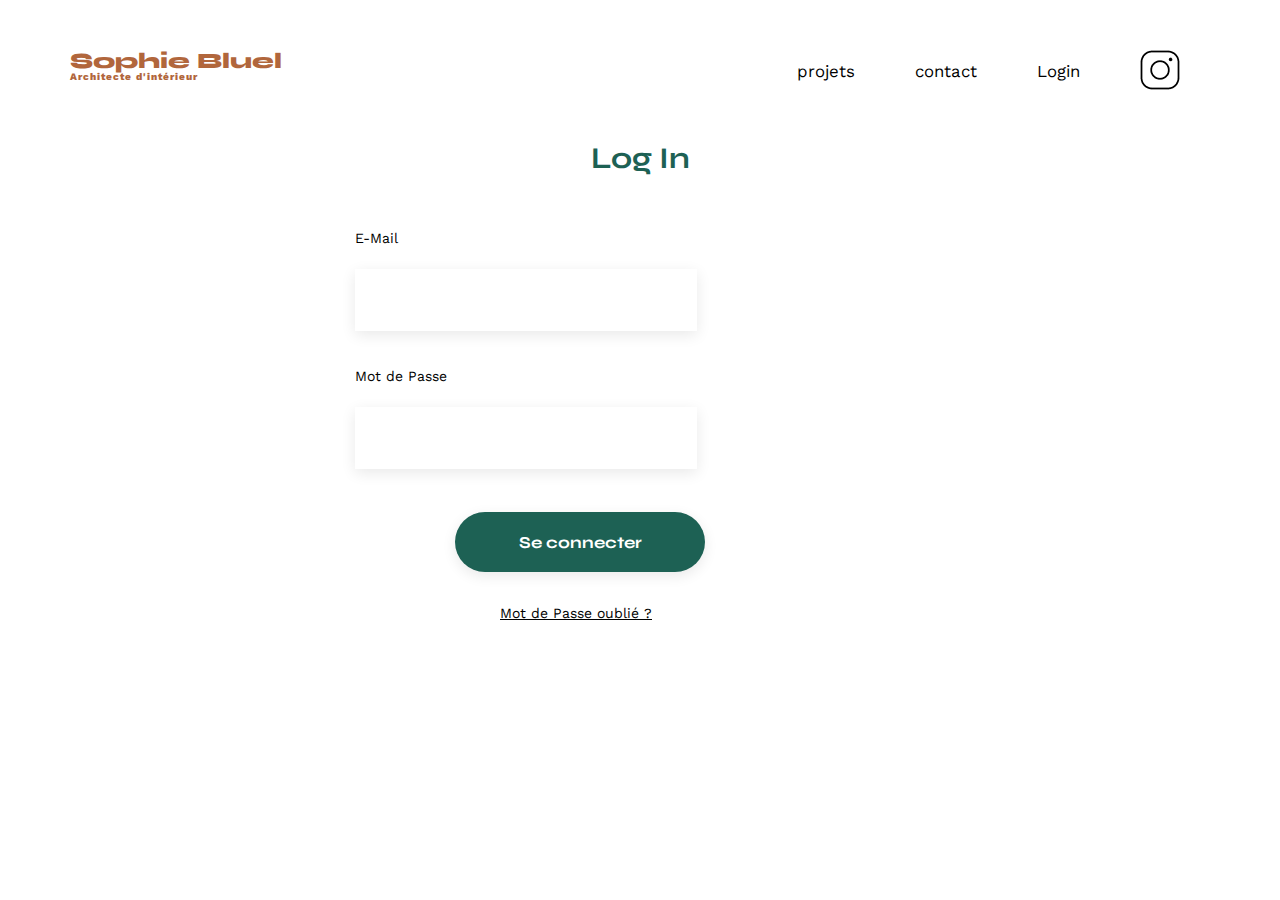
<file: login.html>
<!DOCTYPE html>
<html lang="fr">
<head>
	<meta charset="UTF-8">
	<title>Sophie Bluel - Architecte d'intérieur</title>
	<meta name="viewport" content="width=device-width, initial-scale=1.0">
	<link rel="preconnect" href="https://fonts.googleapis.com">
	<link rel="preconnect" href="https://fonts.gstatic.com" crossorigin>
	<link href="https://fonts.googleapis.com/css2?family=Syne:wght@700;800&family=Work+Sans&display=swap" rel="stylesheet">
	<meta name="description" content="">
	<link rel="stylesheet" href="./assets/style.css">
	<script src="./assets/JS/login.js" defer></script>
	
</head>
<body>
	
<header>
	<h1>Sophie Bluel <span>Architecte d'intérieur</span></h1>
	<nav>
		<ul>
			<li><a href="index.html">projets</a></li>
            <li><a href="index.html">contact</a></li>
			<li><a href="../FrontEnd/login.html"></a>Login</li>
			<li><img src="./assets/icons/instagram.png" alt="Instagram"></li>
			
		</ul>
	</nav>
</header>
<main>
	<section id="login">
		<h2>Log In</h2>
		<p></p> <!--Message d'erreur Login -->
		<form>
			<label for="email">E-Mail</label>
			<input type="text" name="email" id="email" value="">
			<label for="passeword">Mot de Passe</label>
			<input type="password" name="passeword" id="password" value="">
			<div>
			<input type="submit" value="Se connecter">
			<div class="oubli_pdw">
				<a href="#">Mot de Passe oublié ?</a>
			</div>
		</form>
	</section>



</main>
		
</body>
</html>
</file>
<file: assets/style.css>
/* http://meyerweb.com/eric/tools/css/reset/
   v2.0 | 20110126
   License: none (public domain)
*/

html, body, div, span, applet, object, iframe,
h1, h2, h3, h4, h5, h6, p, blockquote, pre,
a, abbr, acronym, address, big, cite, code,
del, dfn, em, img, ins, kbd, q, s, samp,
small, strike, strong, sub, sup, tt, var,
b, u, i, center,
dl, dt, dd, ol, ul, li,
fieldset, form, label, legend,
table, caption, tbody, tfoot, thead, tr, th, td,
article, aside, canvas, details, embed,
figure, figcaption, footer, header, hgroup,
menu, nav, output, ruby, section, summary,
time, mark, audio, video {
	margin: 0;
	padding: 0;
	border: 0;
	font-size: 100%;
	font: inherit;
	vertical-align: baseline;
}
/* HTML5 display-role reset for older browsers */
article, aside, details, figcaption, figure,
footer, header, hgroup, menu, nav, section {
	display: block;
}
body {
	line-height: 1;
}
ol, ul {
	list-style: none;
}
blockquote, q {
	quotes: none;
}
blockquote:before, blockquote:after,
q:before, q:after {
	content: '';
	content: none;
}
table {
	border-collapse: collapse;
	border-spacing: 0;
}
/** end reset css**/
body {
	max-width: 1140px;
	margin:auto;
	font-family: 'Work Sans' ;
	font-size: 14px;
}
header {
	display: flex;
	justify-content: space-between;
	margin: 50px 0
}
section {
	margin: 50px 0
}

h1{
	display: flex;
	flex-direction: column;
	font-family: 'Syne';
	font-size: 22px;
	font-weight: 800;
	color: #B1663C
}

h1 > span {
	font-family: 'Work Sans';
	font-size:10px;
	letter-spacing: 0.1em;
;
}

h2{
	font-family: 'Syne';
	font-weight: 700;
	font-size: 30px;
	color: #1D6154;
	text-align:center;
}

nav ul {
	display: flex;
	align-items: center;
	list-style-type: none;
	a{
	color: black;
	text-decoration: none;
	
	}
}
nav li {
	padding: 0 30px;
	font-size: 1.2em;
}

li:hover {
	color: black;
	font-weight: bold;
}
#introduction {
	display: flex;
	align-items: center;
}
#introduction figure {
	flex: 1
}
#introduction img {
	display: block;
	margin: auto;
	width: 80%;
}

#introduction article {
	flex: 1
}
#introduction h2 {
	margin-bottom: 1em;
}

#introduction p {
	margin-bottom: 0.5em;
}

.portfolio-content {
	display: flex;
	align-items: center;
	justify-content: center;
	gap : 45px;
	margin-bottom: 90px;
	margin-top: 120px;
}

.portfolio-content span {
    display: flex; /* Aligne l'icône et le bouton horizontalement */
    align-items: center; /* Centre verticalement l'icône et le bouton */
    gap: 5px; /* Espace entre l'icône et le bouton */
	
}
#openModalBtn {
	font-size: 16px;
	border: none;
	background-color: white;
	
}
.fa-pen-to-square {
	font-size: 16px;
}
span.hidden {
	display: none;
}

/** Boutons Filtre **/
.filters {
		display: flex;
		justify-content: center;
		align-items: center;
		margin-bottom: 50px;
		margin-top: 50px;
		gap: 10px;
	  }

.btn {
	font-family: "Syne";
	font-size: 16px;
	font-weight: 700;
	background-color: white;
	border: 1px solid #1d6154;
	border-radius: 60px;
	color: #1d6154;
	padding: 8px 15px;
	cursor: pointer;
	width: auto;
	&:active {
		background-color: #1D6154;
		color: white;
	}
  }




.gallery {
	width: 100%;
	display: grid;
	grid-template-columns: 1fr 1fr 1fr;
	grid-column-gap: 20px;
	grid-row-gap: 20px;
	position: relative;
}

.gallery img {
	width: 100%;

}
#contact {
	width: 50%;
margin: auto;
}
#contact > * {
	text-align: center;

}
#contact h2{
	margin-bottom: 20px;
}
#contact form {
	text-align: left;
	margin-top:30px;
	display: flex;
	flex-direction: column;
}

#contact input {
	height: 51px;
	font-size: 1.2em;
	border: none;
	box-shadow: 0px 4px 14px rgba(0, 0, 0, 0.09);
}
#contact label {
	margin: 2em 0 1em 0;
}
#contact textarea {
	border: none;
	box-shadow: 0px 4px 14px rgba(0, 0, 0, 0.09);
}

input[type="submit"]{
	font-family: 'Syne';
	font-weight: 700;
	color: white;
	background-color: #1D6154;
	margin : 2em auto ;
	width: 180px;
	text-align: center;
	border-radius: 60px ;
}
/**.text_pwd a {
	color: black;
	size: 14px;
}**/


footer nav ul {
	display: flex;
	justify-content: flex-end;
	margin: 2em
}
/*** LOGIN ***/
#login {
	width: 50%;
margin: auto;
}
#login > * {
	text-align: center;

}
#login h2{
	margin-bottom: 20px;
}
#login p{
	color: red;
	font-weight: bold;
	font-size: 18px;
}

#login form {
	text-align: left;
	margin-top:30px;
	display: flex;
	flex-direction: column;
}

#login input {
	height: 60px;
	font-size: 1.2em;
	border: none;
	box-shadow: 0px 4px 14px rgba(0, 0, 0, 0.09);
}
#login label {
	margin: 2em 0 1em 0;
}

#login input[type="submit"]{
	font-family: 'Syne';
	font-weight: 700;
	color: white;
	background-color: #1D6154;
	margin : 2em auto ;
	width: 250px;
	text-align: center;
	border-radius: 60px ;
	margin-left: 100px;
}
/* Style pour le hover */
#login input[type="submit"]:hover {
	color: #1D6154;
	border: 2px solid #1D6154;
	background-color: white;
}



.oubli_pdw a {
	margin-left: 145px;
	color: black;
}



#login textarea {
	border: none;
	box-shadow: 0px 4px 14px rgba(0, 0, 0, 0.09);
}

 /************* MODALE  *****************/

/* Mise en page de la modale  */
.modal {
    position: fixed; /* Reste à l'écran même en défilement */
    z-index: 1; /* Au-dessus de tout le reste */
    left: 0;
    top: 0;
    width: 100%; /* Largeur totale */
    height: 100%; /* Hauteur totale */
    overflow: auto; /* Activer le défilement si nécessaire */
    background-color: rgba(0, 0, 0, 0.5); /* Fond noir semi-transparent */
	display: none;
	}

/* Mise en page de la modale 1*/
.modal-content {
	display: flex;
	flex-direction: column;
	align-items: center;
	justify-content: space-around;
    background-color: #fefefe;
	border-radius: 15px;
    margin: 15% auto; /* Centrer verticalement */
    border: 1px solid #888;
    width: 50%; 
	height: 100%;
	position: relative;
	h3 {
		color: black;
		font-size: 30px;
		margin-top: 45px;
  		}
	}


/* Bouton pour fermer la modale */
.close {
    right: 45px;
	top: 25px;
    font-size: 30px;
    font-weight: bold;
	position: absolute;
}
.close:hover,
.close:focus {
    color: black;
    text-decoration: none;
    cursor: pointer;
}
/** Emplacement de la modale pour injecter les photos **/
.photoModal {
    display: grid;
    grid-template-columns: repeat(auto-fill, minmax(100px, 1fr)); /* Adaptation dynamique des colonnes */
    gap: 10px; /* Espacement entre les images */
    padding: 10px;
	position: relative;
}

/* Style pour chaque image dans la modale */
.photoModal img {
    width: 100%; /* L'image prend la largeur du conteneur parent (figure) */
    height: auto; /* Maintenir le ratio d'aspect */
    object-fit: cover; /* Couper l'image pour remplir la boîte si nécessaire */
    border-radius: 5px; /* Coins arrondis pour un style plus doux */
}
/** Bouton pour ajouter les photos **/
.bouton2 {
	font-family: 'Syne';
	font-size: 17px;
	color: white;
	background-color: #1D6154;
	width: 265px;
	height: 45px;
	text-align: center;
	border-radius: 30px;
}
/* Style pour le hover */
.bouton2:hover {
	color: #1D6154;
	border: 2px solid #1D6154;
	background-color: white;
}

/** Conteneur de l'image (figure) **/
.photoModal figure {
    position: relative; 

    
}
/** Icone de la Poubelle **/
.photoModal i.fa-trash-can {
    position: absolute; 
    top: 8px; 
    right: 8px; 
    font-size: 14px;
    color: white; 
    cursor: pointer; 
    background: black; 
   	padding: 5px; 
}
.trait {
	border : 1px solid;
	color: #c9c5c5;
	width: 80%;
}

/* Mise en page de la modale 2*/

.modalAdd {
	display: none;
	justify-content: space-around;
	flex-direction: column;
	align-items: center;
	background-color: white;
	width: 50%;
	height: 100%;
	border-radius: 20px;
	position :relative;
	margin: 15% auto; /* Centrer verticalement */
    border: 1px solid #888;
}
	.fa-arrow-left {
		position: absolute;
		cursor: pointer;
		font-size: 20px;
		top :31px;
		left: 36px;
	}
	h3 {
		color: black;
		font-size: 30px;
		
		}
	

.bouton3 {
	font-family: 'Syne';
	font-size: 17px;
	color: white;
	background-color: #1D6154;
	width: 265px;
	height: 45px;
	text-align: center;
	border-radius: 30px ;
	margin: 0 auto;
	margin-top: 20px;
	cursor: pointer;
}
/* Style pour le hover */
.bouton3:hover {
	color: #1D6154;
	border: 2px solid #1D6154;
	background-color: white;
}

form {
	display: flex;
	flex-direction: column;
	justify-content: center;
	width: 60%;
	gap:10px;
	
}
.containerAdd {
	background-color: #e8f1f6;
	height: 280px;
	display: flex;
	flex-direction: column;
	align-items: center;
	justify-content: center;
	gap : 15px;
	border-radius: 5px;
}
.containerAdd label { 
	background-color: #b9c5cc;
	width: 50%;
	height: 30%;
	border-radius: 30px;
	color:  #306685;
	cursor: pointer;
	font-size: 17px;
	display: flex;
	align-items: center;
	justify-content: center;
	font-weight: bold;
}
.containerAdd input {
		display: none;
	}

.fa-image {
	font-size: 65px;
	color:#b9c5cc;;
}
.containerAdd img {
		display: none;
		max-width: 100%;
		height: 100%;
	}
	.trait2 {
		border : 1px solid;
		color: #c9c5c5;
		width: 100%;
		margin-top: 30px;
	}
	#title, #category { 
		width: 100%;
		height: 51px;
		border: none;
		box-shadow: 0px 4px 14px 0px rgba(0, 0, 0, 0.09);
		margin-top: 10px;
		font-size: 1.2rem;
		background-color: white;
	}

.active {
background-color: #1D6154;
color: white;
}
</file>
